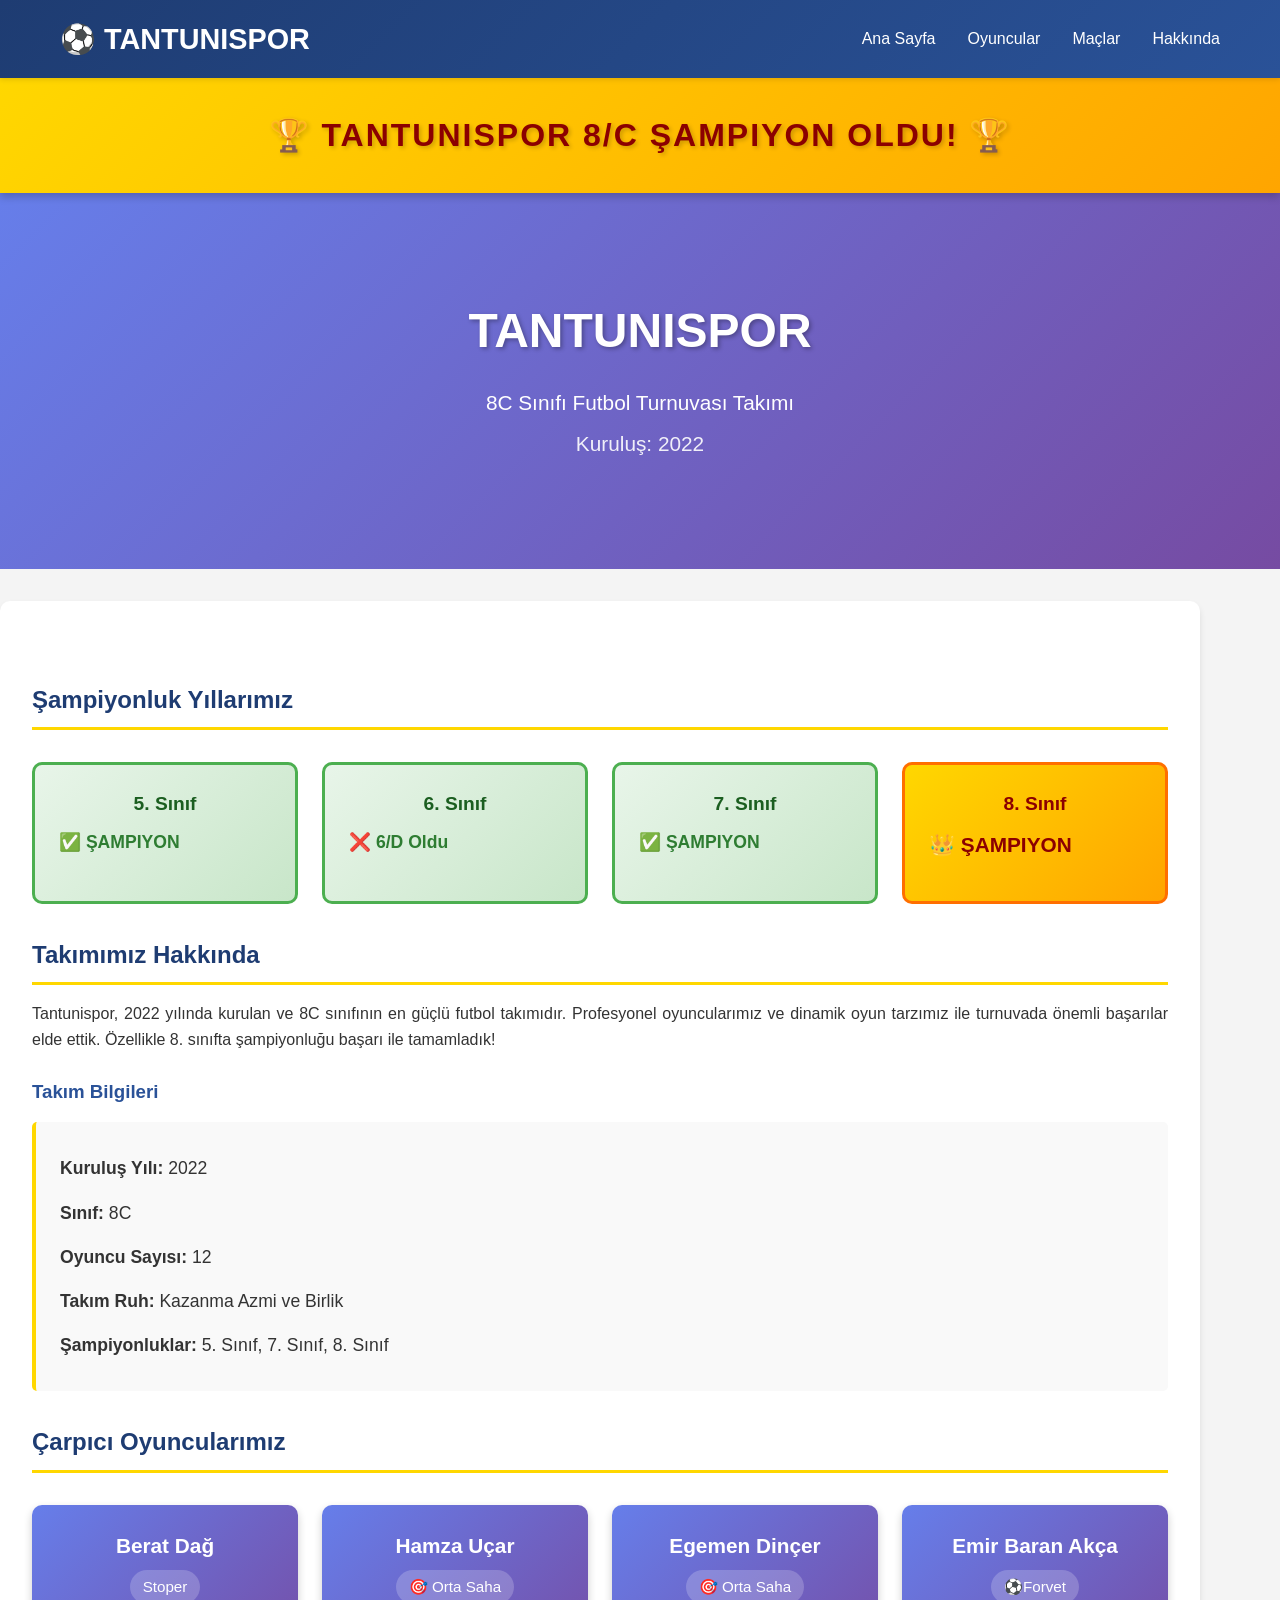
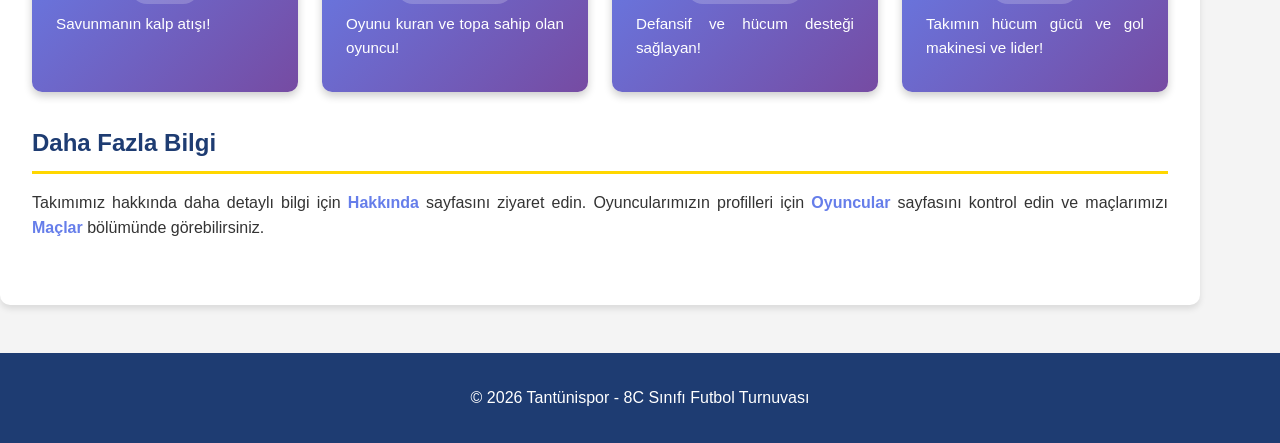
<file: index.html>
<!DOCTYPE html>
<html lang="tr">
<head>
    <meta charset="UTF-8">
    <meta name="viewport" content="width=device-width, initial-scale=1.0">
    <title>Tantunispor - Futbol Turnuvası</title>
    <link rel="stylesheet" href="style.css">
</head>
<body>
    <!-- Konfeti Konteyneri -->
    <div id="confetti-container"></div>

    <nav class="navbar">
        <div class="container">
            <h1 class="logo">⚽ TANTUNISPOR</h1>
            <ul class="nav-links">
                <li><a href="index.html">Ana Sayfa</a></li>
                <li><a href="oyuncular.html">Oyuncular</a></li>
                <li><a href="maclar.html">Maçlar</a></li>
                <li><a href="hakkinda.html">Hakkında</a></li>
            </ul>
        </div>
    </nav>

    <!-- Şampiyonluk Kutlama Banneri -->
    <section class="championship-banner">
        <div class="celebration-text">
            🏆 TANTUNISPOR 8/C ŞAMPIYON OLDU! 🏆
        </div>
    </section>

    <section class="hero">
        <div class="hero-content">
            <h1>TANTUNISPOR</h1>
            <p>8C Sınıfı Futbol Turnuvası Takımı</p>
            <p class="subtitle">Kuruluş: 2022</p>
        </div>
    </section>

    <section class="container content">
        <h2>Şampiyonluk Yıllarımız</h2>
        <div class="championship-years">
            <div class="year-card">
                <h4>5. Sınıf</h4>
                <p>✅ ŞAMPIYON</p>
            </div>
            <div class="year-card">
                <h4>6. Sınıf</h4>
                <p>❌ 6/D Oldu</p>
            </div>
            <div class="year-card">
                <h4>7. Sınıf</h4>
                <p>✅ ŞAMPIYON</p>
            </div>
            <div class="year-card champion">
                <h4>8. Sınıf</h4>
                <p>👑 ŞAMPIYON</p>
            </div>
        </div>

        <h2>Takımımız Hakkında</h2>
        <p>Tantunispor, 2022 yılında kurulan ve 8C sınıfının en güçlü futbol takımıdır. Profesyonel oyuncularımız ve dinamik oyun tarzımız ile turnuvada önemli başarılar elde ettik. Özellikle 8. sınıfta şampiyonluğu başarı ile tamamladık!</p>
        
        <h3>Takım Bilgileri</h3>
        <ul class="team-info">
            <li><strong>Kuruluş Yılı:</strong> 2022</li>
            <li><strong>Sınıf:</strong> 8C</li>
            <li><strong>Oyuncu Sayısı:</strong> 12</li>
            <li><strong>Takım Ruh:</strong> Kazanma Azmi ve Birlik</li>
            <li><strong>Şampiyonluklar:</strong> 5. Sınıf, 7. Sınıf, 8. Sınıf</li>
        </ul>

        <h2>Çarpıcı Oyuncularımız</h2>
        <div class="players-preview">
            <div class="player-card">
                <h4>Berat Dağ</h4>
                <p class="position">Stoper</p>
                <p>Savunmanın kalp atışı!</p>
            </div>
            <div class="player-card">
                <h4>Hamza Uçar</h4>
                <p class="position">🎯 Orta Saha</p>
                <p>Oyunu kuran ve topa sahip olan oyuncu!</p>
            </div>
            <div class="player-card">
                <h4>Egemen Dinçer</h4>
                <p class="position">🎯 Orta Saha</p>
                <p>Defansif ve hücum desteği sağlayan!</p>
            </div>
            <div class="player-card">
                <h4>Emir Baran Akça</h4>
                <p class="position">⚽Forvet</p>
                <p>Takımın hücum gücü ve gol makinesi ve lider!</p>
            </div>
        </div>

        <h2>Daha Fazla Bilgi</h2>
        <p>Takımımız hakkında daha detaylı bilgi için <a href="hakkinda.html">Hakkında</a> sayfasını ziyaret edin. Oyuncularımızın profilleri için <a href="oyuncular.html">Oyuncular</a> sayfasını kontrol edin ve maçlarımızı <a href="maclar.html">Maçlar</a> bölümünde görebilirsiniz.</p>
    </section>

    <footer class="footer">
        <p>&copy; 2026 Tantünispor - 8C Sınıfı Futbol Turnuvası</p>
    </footer>

    <script src="script.js"></script>
</body>
</html>
</file>
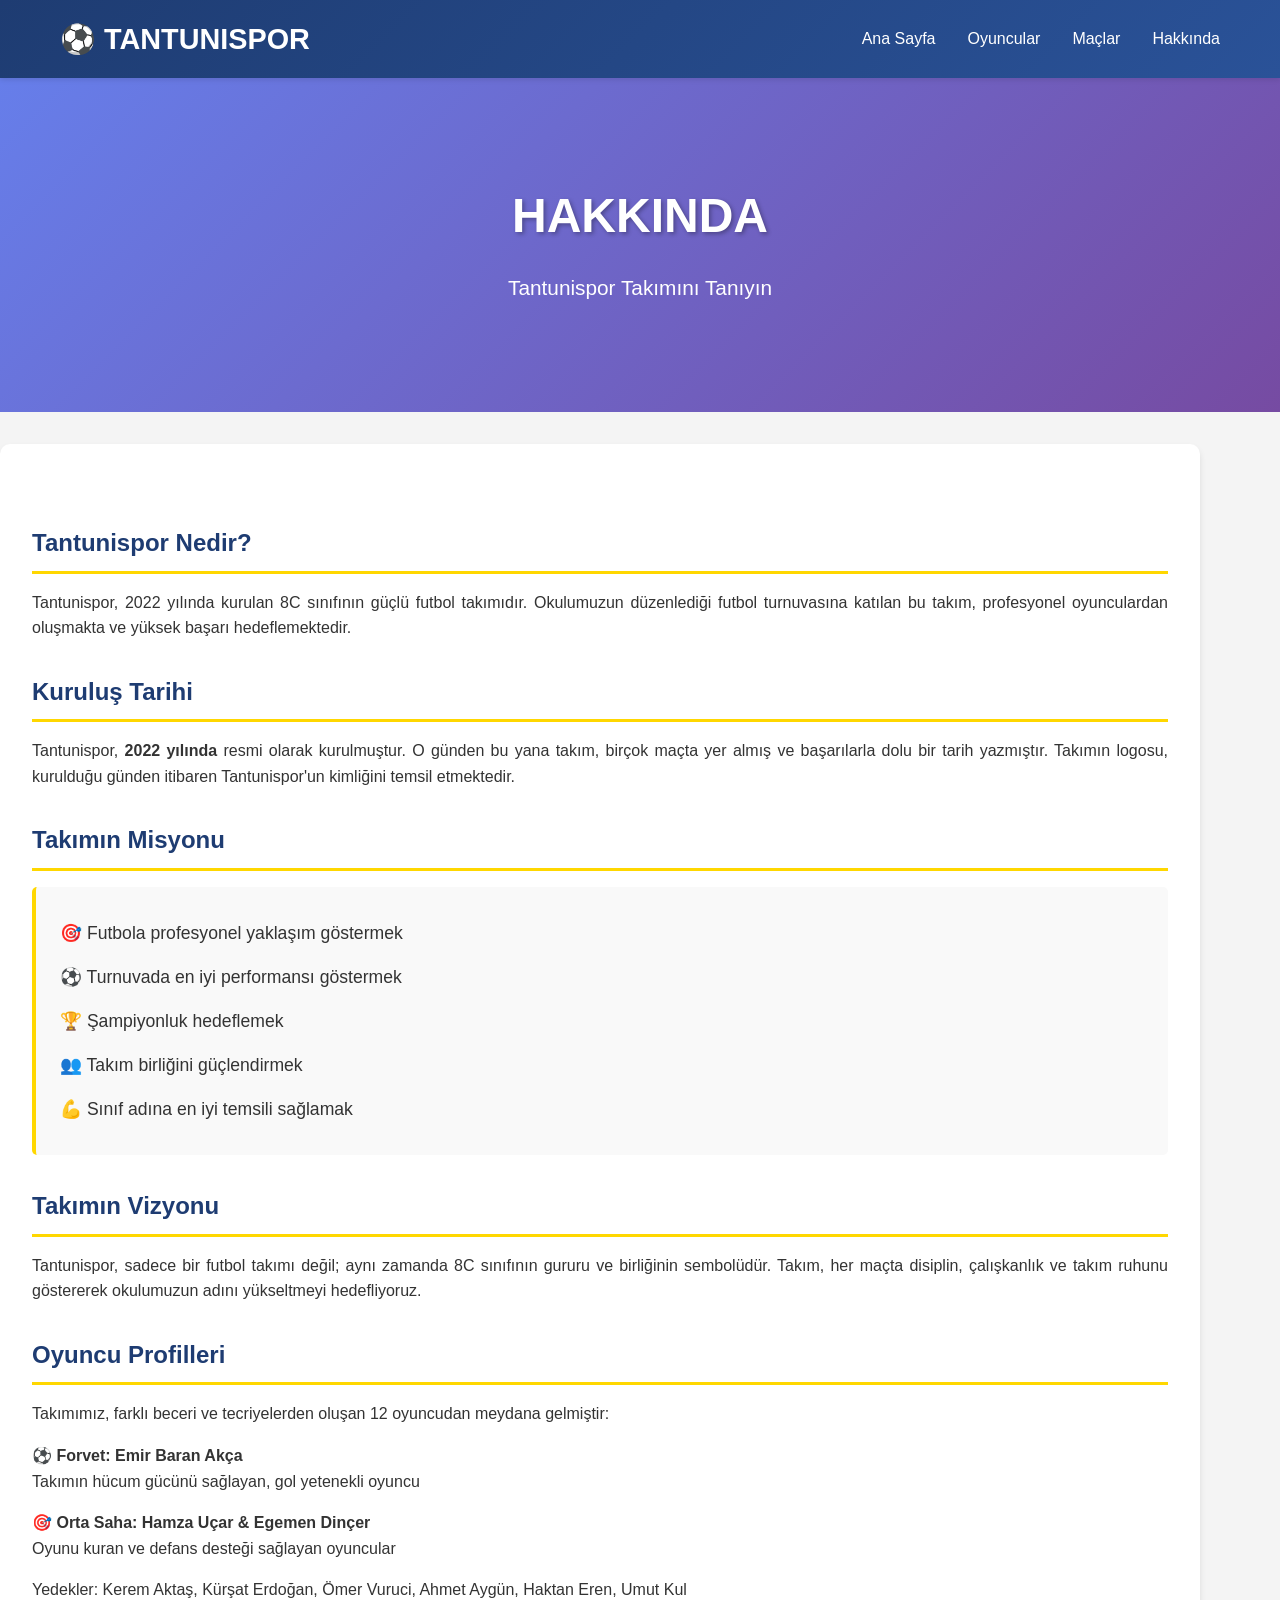
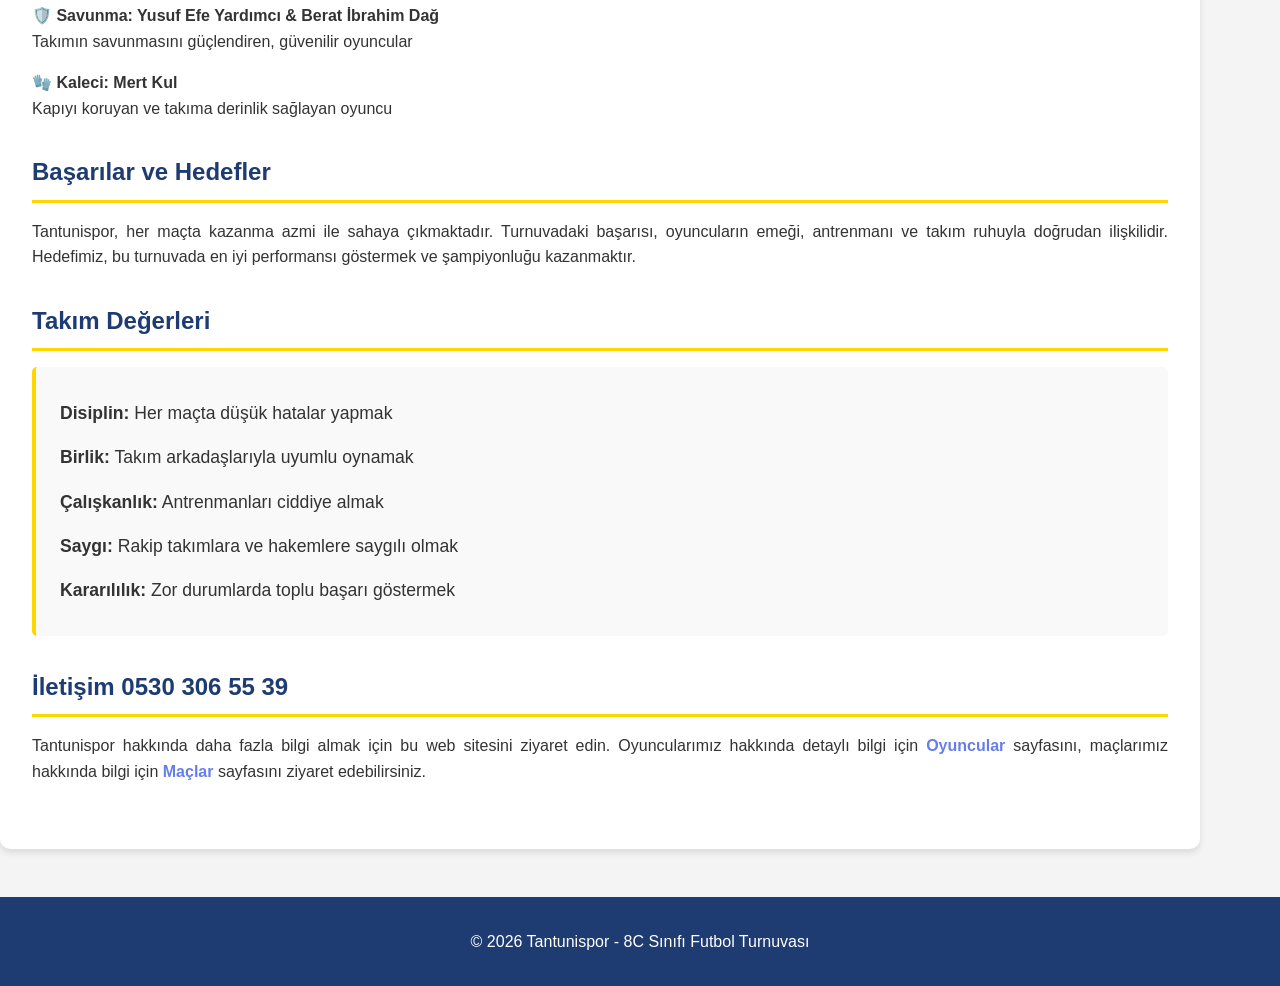
<file: hakkinda.html>
<!DOCTYPE html>
<html lang="tr">
<head>
    <meta charset="UTF-8">
    <meta name="viewport" content="width=device-width, initial-scale=1.0">
    <title>Hakkında - Tantunispor</title>
    <link rel="stylesheet" href="style.css">
</head>
<body>
    <nav class="navbar">
        <div class="container">
            <h1 class="logo">⚽ TANTUNISPOR</h1>
            <ul class="nav-links">
                <li><a href="index.html">Ana Sayfa</a></li>
                <li><a href="oyuncular.html">Oyuncular</a></li>
                <li><a href="maclar.html">Maçlar</a></li>
                <li><a href="hakkinda.html">Hakkında</a></li>
            </ul>
        </div>
    </nav>

    <section class="hero">
        <div class="hero-content">
            <h1>HAKKINDA</h1>
            <p>Tantunispor Takımını Tanıyın</p>
        </div>
    </section>

    <section class="container content">
        <h2>Tantunispor Nedir?</h2>
        <p>Tantunispor, 2022 yılında kurulan 8C sınıfının güçlü futbol takımıdır. Okulumuzun düzenlediği futbol turnuvasına katılan bu takım, profesyonel oyunculardan oluşmakta ve yüksek başarı hedeflemektedir.</p>

        <h2>Kuruluş Tarihi</h2>
        <p>Tantunispor, <strong>2022 yılında</strong> resmi olarak kurulmuştur. O günden bu yana takım, birçok maçta yer almış ve başarılarla dolu bir tarih yazmıştır. Takımın logosu, kurulduğu günden itibaren Tantunispor'un kimliğini temsil etmektedir.</p>

        <h2>Takımın Misyonu</h2>
        <ul class="team-info">
            <li>🎯 Futbola profesyonel yaklaşım göstermek</li>
            <li>⚽ Turnuvada en iyi performansı göstermek</li>
            <li>🏆 Şampiyonluk hedeflemek</li>
            <li>👥 Takım birliğini güçlendirmek</li>
            <li>💪 Sınıf adına en iyi temsili sağlamak</li>
        </ul>

        <h2>Takımın Vizyonu</h2>
        <p>Tantunispor, sadece bir futbol takımı değil; aynı zamanda 8C sınıfının gururu ve birliğinin sembolüdür. Takım, her maçta disiplin, çalışkanlık ve takım ruhunu göstererek okulumuzun adını yükseltmeyi hedefliyoruz.</p>

        <h2>Oyuncu Profilleri</h2>
        <p>Takımımız, farklı beceri ve tecriyelerden oluşan 12 oyuncudan meydana gelmiştir:</p>

        <div class="team-structure">
            <div class="structure-item">
                <h4>⚽ Forvet: Emir Baran Akça</h4>
                <p>Takımın hücum gücünü sağlayan, gol yetenekli oyuncu</p>
            </div>
            <div class="structure-item">
                <h4>🎯 Orta Saha: Hamza Uçar & Egemen Dinçer</h4>
                <p>Oyunu kuran ve defans desteği sağlayan oyuncular</p>
            </h4>Yedekler: Kerem Aktaş, Kürşat Erdoğan, Ömer Vuruci, Ahmet Aygün, Haktan Eren, Umut Kul
            <div class="structure-item">
                <h4>🛡️ Savunma: Yusuf Efe Yardımcı & Berat İbrahim Dağ</h4>
                <p>Takımın savunmasını güçlendiren, güvenilir oyuncular</p>
            </div>
            <div class="structure-item">
                <h4>🧤 Kaleci: Mert Kul</h4>
                <p>Kapıyı koruyan ve takıma derinlik sağlayan oyuncu</p>
            </div>
        </div>

        <h2>Başarılar ve Hedefler</h2>
        <p>Tantunispor, her maçta kazanma azmi ile sahaya çıkmaktadır. Turnuvadaki başarısı, oyuncuların emeği, antrenmanı ve takım ruhuyla doğrudan ilişkilidir. Hedefimiz, bu turnuvada en iyi performansı göstermek ve şampiyonluğu kazanmaktır.</p>

        <h2>Takım Değerleri</h2>
        <ul class="team-info">
            <li><strong>Disiplin:</strong> Her maçta düşük hatalar yapmak</li>
            <li><strong>Birlik:</strong> Takım arkadaşlarıyla uyumlu oynamak</li>
            <li><strong>Çalışkanlık:</strong> Antrenmanları ciddiye almak</li>
            <li><strong>Saygı:</strong> Rakip takımlara ve hakemlere saygılı olmak</li>
            <li><strong>Kararılılık:</strong> Zor durumlarda toplu başarı göstermek</li>
        </ul>

        <h2>İletişim 0530 306 55 39</h2>
        <p>Tantunispor hakkında daha fazla bilgi almak için bu web sitesini ziyaret edin. Oyuncularımız hakkında detaylı bilgi için <a href="oyuncular.html">Oyuncular</a> sayfasını, maçlarımız hakkında bilgi için <a href="maclar.html">Maçlar</a> sayfasını ziyaret edebilirsiniz.</p>
    </section>

    <footer class="footer">
        <p>&copy; 2026 Tantunispor - 8C Sınıfı Futbol Turnuvası</p>
    </footer>

    <script src="script.js"></script>
</body>
</html>
</file>
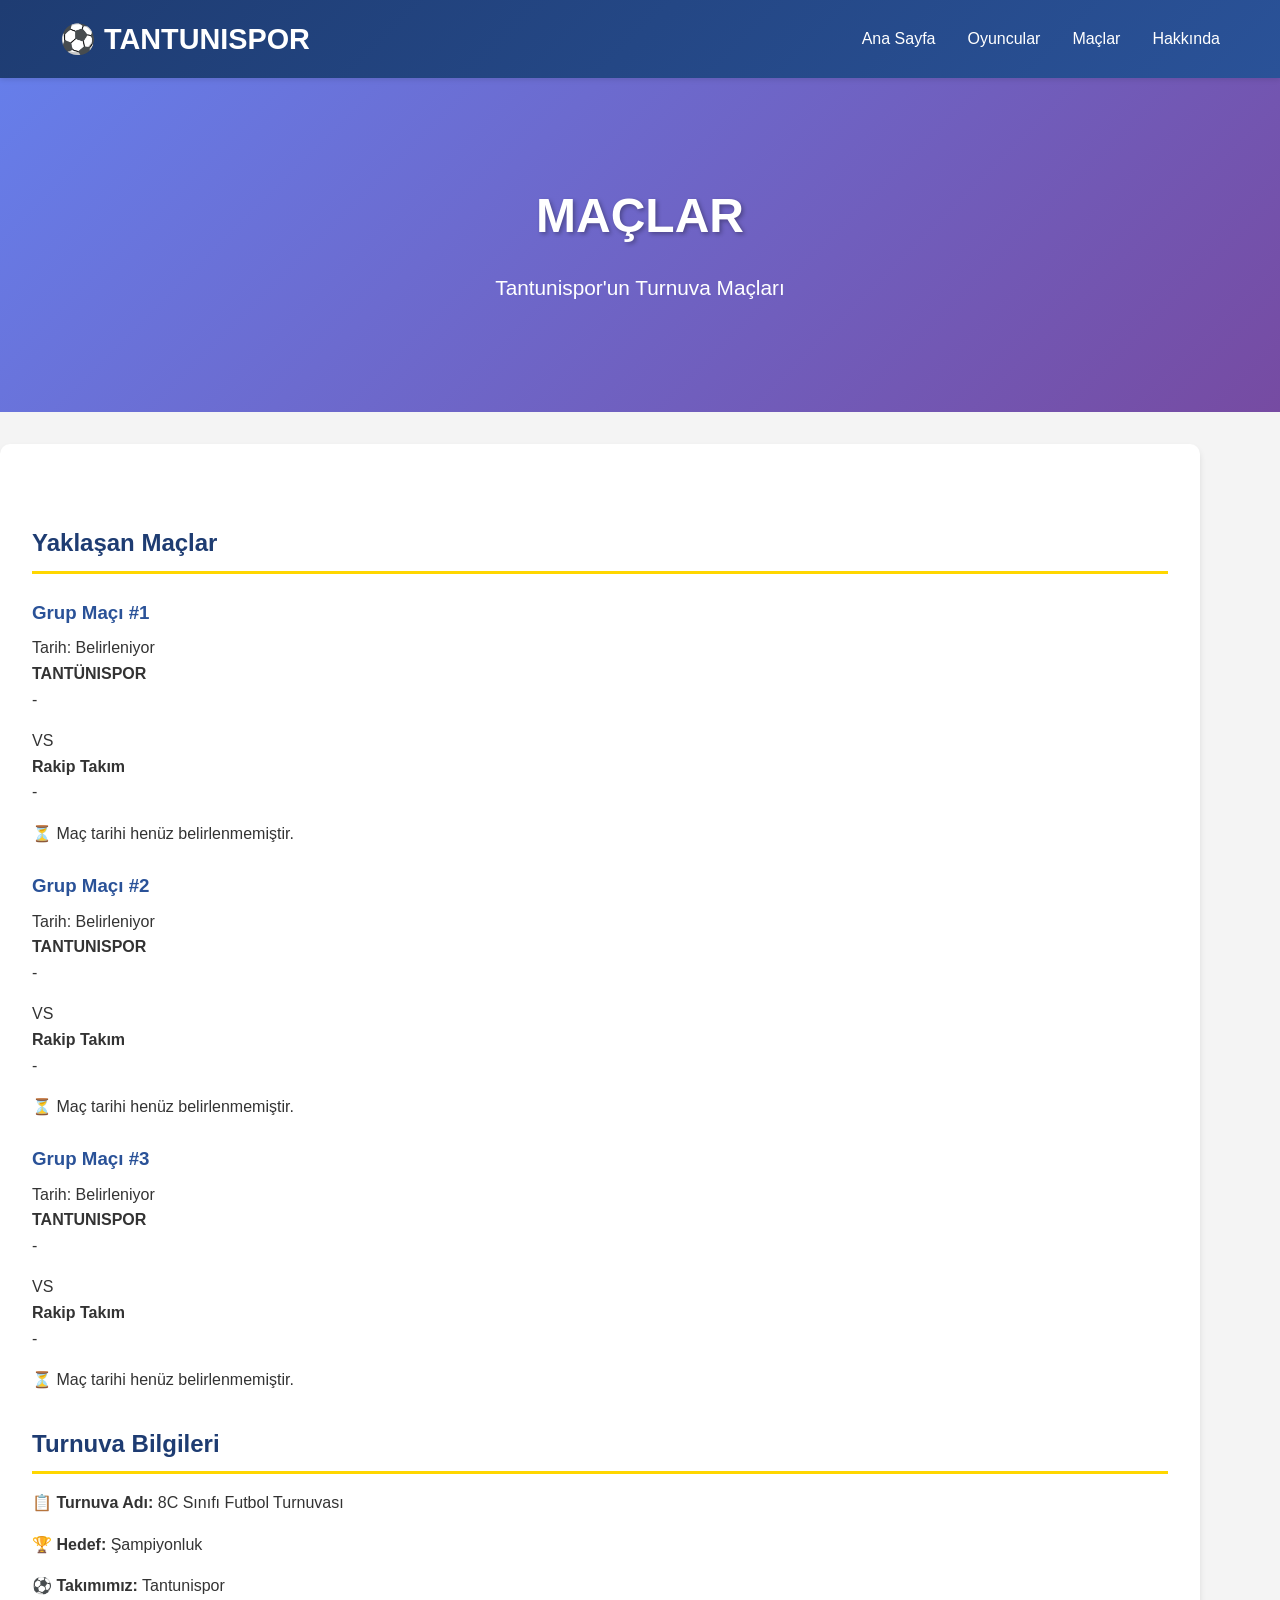
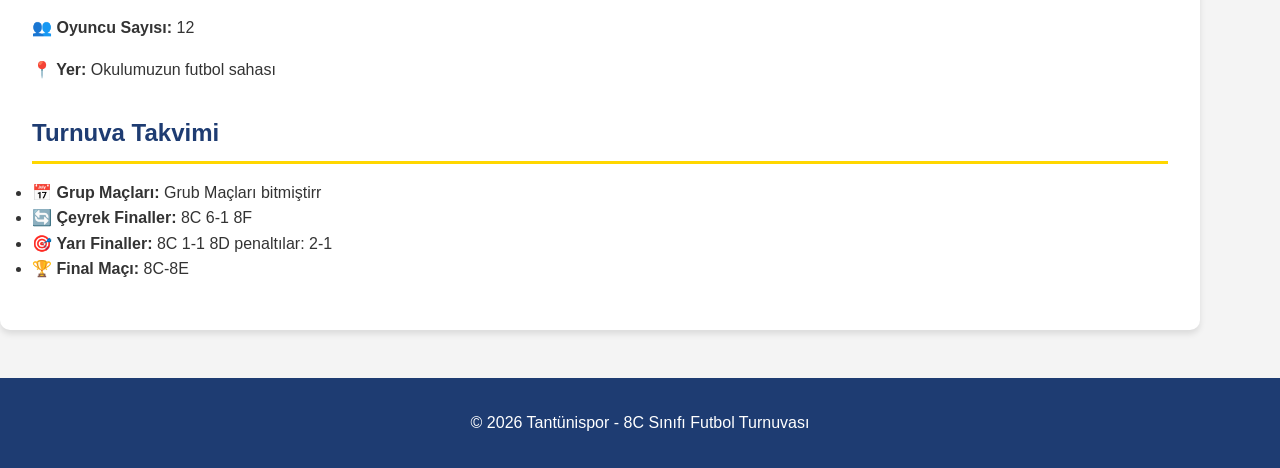
<file: maclar.html>
<!DOCTYPE html>
<html lang="tr">
<head>
    <meta charset="UTF-8">
    <meta name="viewport" content="width=device-width, initial-scale=1.0">
    <title>Maçlar - Tantunispor</title>
    <link rel="stylesheet" href="style.css">
</head>
<body>
    <nav class="navbar">
        <div class="container">
            <h1 class="logo">⚽ TANTUNISPOR</h1>
            <ul class="nav-links">
                <li><a href="index.html">Ana Sayfa</a></li>
                <li><a href="oyuncular.html">Oyuncular</a></li>
                <li><a href="maclar.html">Maçlar</a></li>
                <li><a href="hakkinda.html">Hakkında</a></li>
            </ul>
        </div>
    </nav>

    <section class="hero">
        <div class="hero-content">
            <h1>MAÇLAR</h1>
            <p>Tantunispor'un Turnuva Maçları</p>
        </div>
    </section>

    <section class="container content">
        <h2>Yaklaşan Maçlar</h2>
        <div class="matches-list">
            <div class="match-card">
                <div class="match-header">
                    <h3>Grup Maçı #1</h3>
                    <span class="match-date">Tarih: Belirleniyor</span>
                </div>
                <div class="match-content">
                    <div class="team">
                        <h4>TANTÜNISPOR</h4>
                        <p class="team-score">-</p>
                    </div>
                    <div class="vs">VS</div>
                    <div class="team">
                        <h4>Rakip Takım</h4>
                        <p class="team-score">-</p>
                    </div>
                </div>
                <p class="match-status">⏳ Maç tarihi henüz belirlenmemiştir.</p>
            </div>

            <div class="match-card">
                <div class="match-header">
                    <h3>Grup Maçı #2</h3>
                    <span class="match-date">Tarih: Belirleniyor</span>
                </div>
                <div class="match-content">
                    <div class="team">
                        <h4>TANTUNISPOR</h4>
                        <p class="team-score">-</p>
                    </div>
                    <div class="vs">VS</div>
                    <div class="team">
                        <h4>Rakip Takım</h4>
                        <p class="team-score">-</p>
                    </div>
                </div>
                <p class="match-status">⏳ Maç tarihi henüz belirlenmemiştir.</p>
            </div>

            <div class="match-card">
                <div class="match-header">
                    <h3>Grup Maçı #3</h3>
                    <span class="match-date">Tarih: Belirleniyor</span>
                </div>
                <div class="match-content">
                    <div class="team">
                        <h4>TANTUNISPOR</h4>
                        <p class="team-score">-</p>
                    </div>
                    <div class="vs">VS</div>
                    <div class="team">
                        <h4>Rakip Takım</h4>
                        <p class="team-score">-</p>
                    </div>
                </div>
                <p class="match-status">⏳ Maç tarihi henüz belirlenmemiştir.</p>
            </div>
        </div>

        <h2>Turnuva Bilgileri</h2>
        <div class="tournament-info">
            <p><strong>📋 Turnuva Adı:</strong> 8C Sınıfı Futbol Turnuvası</p>
            <p><strong>🏆 Hedef:</strong> Şampiyonluk</p>
            <p><strong>⚽ Takımımız:</strong> Tantunispor</p>
            <p><strong>👥 Oyuncu Sayısı:</strong> 12</p>
            <p><strong>📍 Yer:</strong> Okulumuzun futbol sahası</p>
        </div>

        <h2>Turnuva Takvimi</h2>
        <ul class="tournament-calendar">
            <li>📅 <strong>Grup Maçları:</strong> Grub Maçları bitmiştirr</li>
            <li>🔄 <strong>Çeyrek Finaller:</strong> 8C 6-1 8F</li>
            <li>🎯 <strong>Yarı Finaller:</strong> 8C 1-1 8D
                                                penaltılar: 2-1
            <li>🏆 <strong>Final Maçı:</strong> 8C-8E</li>
        </ul>
    </section>

    <footer class="footer">
        <p>&copy; 2026 Tantünispor - 8C Sınıfı Futbol Turnuvası</p>
    </footer>

    <script src="script.js"></script>
</body>
</html>
</file>
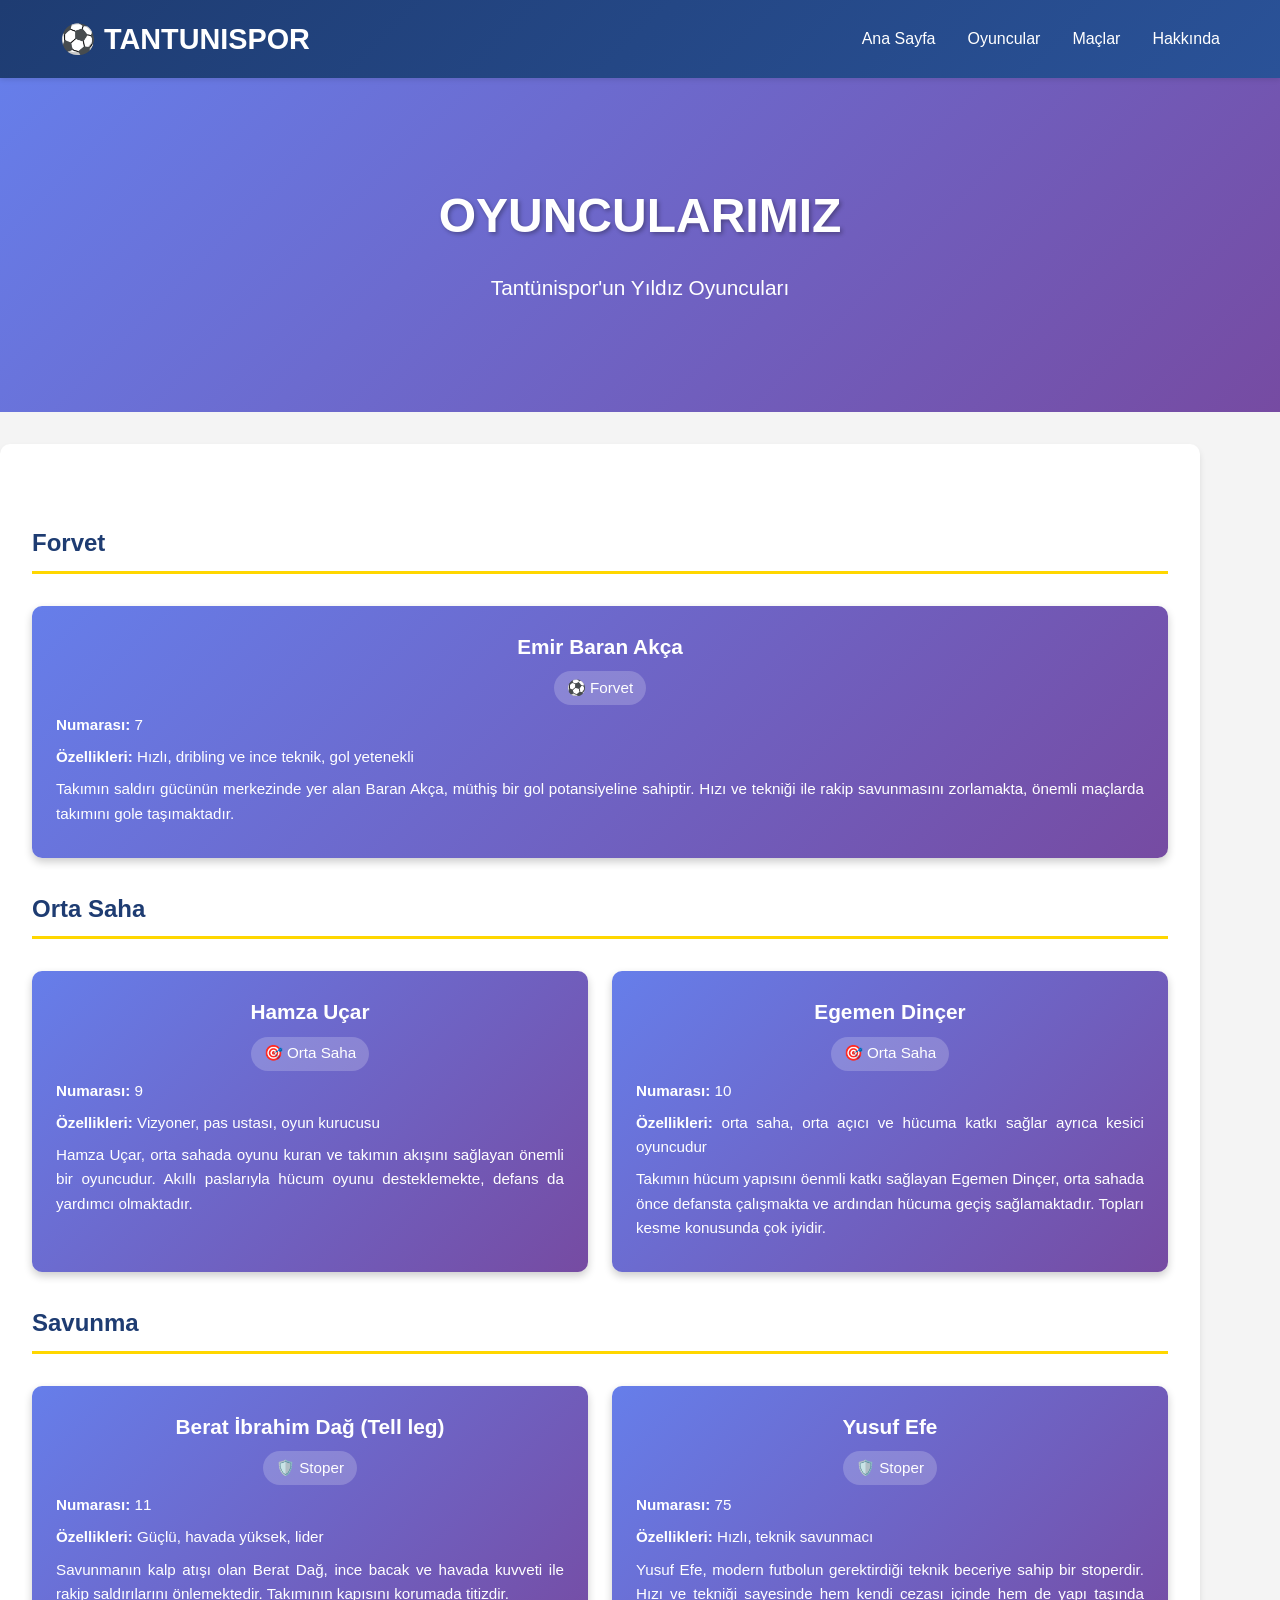
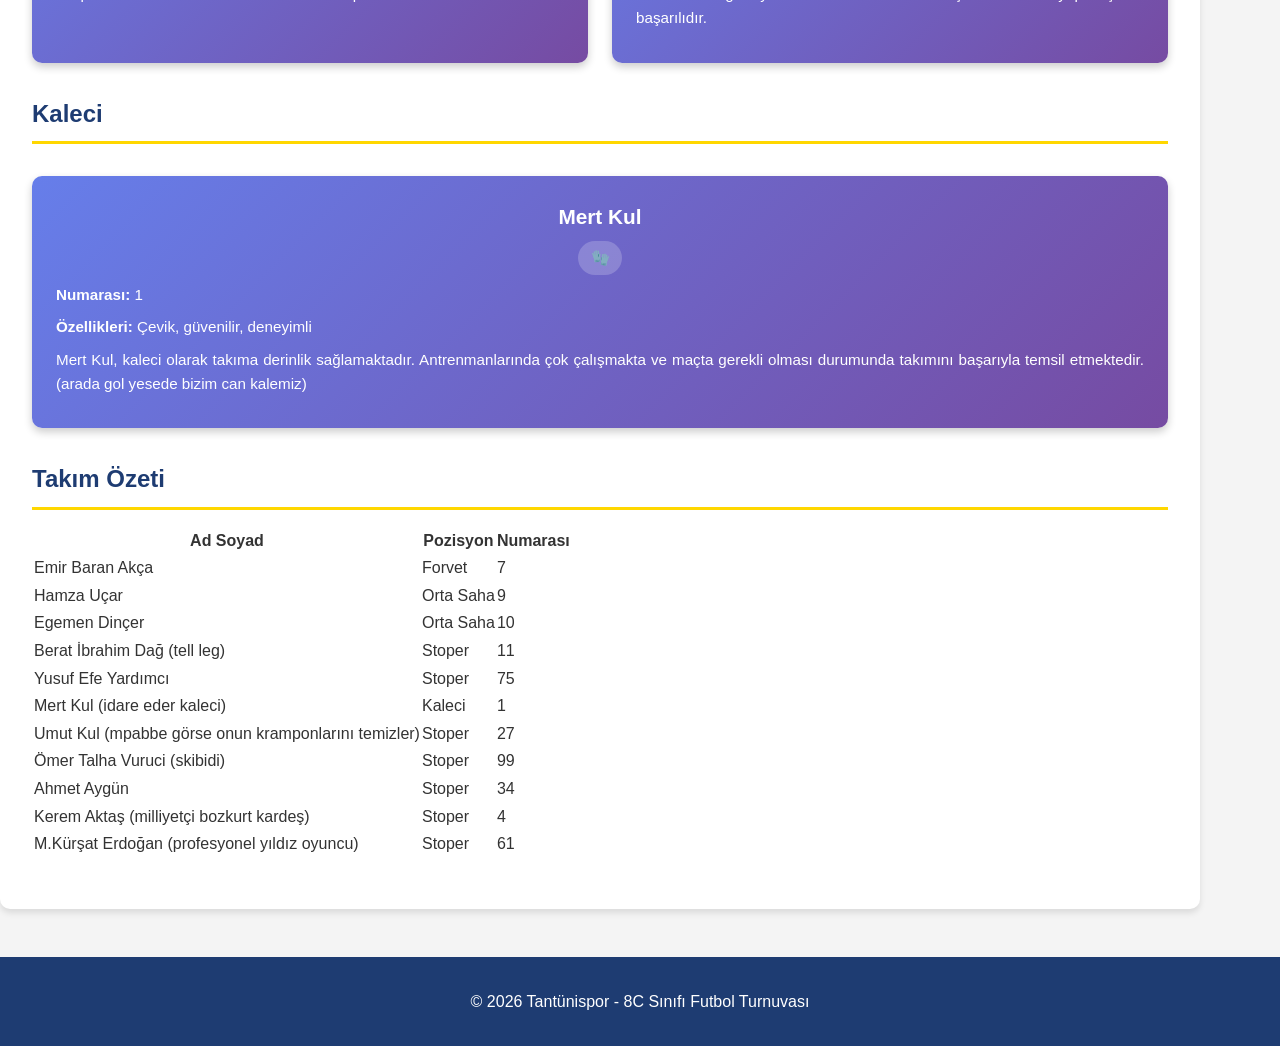
<file: oyuncular.html>
<!DOCTYPE html>
<html lang="tr">
<head>
    <meta charset="UTF-8">
    <meta name="viewport" content="width=device-width, initial-scale=1.0">
    <title>Oyuncular - Tantunispor</title>
    <link rel="stylesheet" href="style.css">
</head>
<body>
    <nav class="navbar">
        <div class="container">
            <h1 class="logo">⚽ TANTUNISPOR</h1>
            <ul class="nav-links">
                <li><a href="index.html">Ana Sayfa</a></li>
                <li><a href="oyuncular.html">Oyuncular</a></li>
                <li><a href="maclar.html">Maçlar</a></li>
                <li><a href="hakkinda.html">Hakkında</a></li>
            </ul>
        </div>
    </nav>

    <section class="hero">
        <div class="hero-content">
            <h1>OYUNCULARIMIZ</h1>
            <p>Tantünispor'un Yıldız Oyuncuları</p>
        </div>
    </section>

    <section class="container content">
        <h2>Forvet</h2>
        <div class="players-preview">
            <div class="player-card">
                <h4>Emir Baran Akça</h4>
                <p class="position">⚽ Forvet</p>
                <p><strong>Numarası:</strong> 7</p>
                <p><strong>Özellikleri:</strong> Hızlı, dribling ve ince teknik, gol yetenekli</p>
                <p>Takımın saldırı gücünün merkezinde yer alan Baran Akça, müthiş bir gol potansiyeline sahiptir. Hızı ve tekniği ile rakip savunmasını zorlamakta, önemli maçlarda takımını gole taşımaktadır.</p>
            </div>
        </div>

        <h2>Orta Saha</h2>
        <div class="players-preview">
            <div class="player-card">
                <h4>Hamza Uçar</h4>
                <p class="position">🎯 Orta Saha</p>
                <p><strong>Numarası:</strong> 9</p>
                <p><strong>Özellikleri:</strong> Vizyoner, pas ustası, oyun kurucusu</p>
                <p>Hamza Uçar, orta sahada oyunu kuran ve takımın akışını sağlayan önemli bir oyuncudur. Akıllı paslarıyla hücum oyunu desteklemekte, defans da yardımcı olmaktadır.</p>
            </div>
            <div class="player-card">
                <h4>Egemen Dinçer</h4>
                <p class="position">🎯 Orta Saha</p>
                <p><strong>Numarası:</strong> 10</p>
                <p><strong>Özellikleri:</strong> orta saha, orta açıcı ve hücuma katkı sağlar ayrıca kesici oyuncudur</p>
                <p>Takımın hücum yapısını öenmli katkı sağlayan Egemen Dinçer, orta sahada önce defansta çalışmakta ve ardından hücuma geçiş sağlamaktadır. Topları kesme konusunda çok iyidir.</p>
            </div>
        </div>

        <h2>Savunma</h2>
        <div class="players-preview">
            <div class="player-card">
                <h4>Berat İbrahim Dağ (Tell leg)</h4>
                <p class="position">🛡️ Stoper</p>
                <p><strong>Numarası:</strong> 11</p>
                <p><strong>Özellikleri:</strong> Güçlü, havada yüksek, lider</p>
                <p>Savunmanın kalp atışı olan Berat Dağ, ince bacak ve havada kuvveti ile rakip saldırılarını önlemektedir. Takımının kapısını korumada titizdir.</p>
            </div>
            <div class="player-card">
                <h4>Yusuf Efe</h4>
                <p class="position">🛡️ Stoper</p>
                <p><strong>Numarası:</strong> 75</p>
                <p><strong>Özellikleri:</strong> Hızlı, teknik savunmacı</p>
                <p>Yusuf Efe, modern futbolun gerektirdiği teknik beceriye sahip bir stoperdir. Hızı ve tekniği sayesinde hem kendi cezası içinde hem de yapı taşında başarılıdır.</p>
            </div>
        </div>

        <h2>Kaleci</h2>
        <div class="players-preview">
            <div class="player-card">
                <h4>Mert Kul</h4>
                <p class="position">🧤 </p>
                <p><strong>Numarası:</strong> 1</p>
                <p><strong>Özellikleri:</strong> Çevik, güvenilir, deneyimli</p>
                <p>Mert Kul, kaleci olarak takıma derinlik sağlamaktadır. Antrenmanlarında çok çalışmakta ve maçta gerekli olması durumunda takımını başarıyla temsil etmektedir. (arada gol yesede bizim can kalemiz)</p>
            </div>
        </div>

        <h2>Takım Özeti</h2>
        <table class="team-table">
            <tr>
                <th>Ad Soyad</th>
                <th>Pozisyon</th>
                <th>Numarası</th>
            </tr>
            <tr>
                <td>Emir Baran Akça</td>
                <td>Forvet</td>
                <td>7</td>
            </tr>
            <tr>
                <td>Hamza Uçar</td>
                <td>Orta Saha</td>
                <td>9</td>
            </tr>
            <tr>
                <td>Egemen Dinçer</td>
                <td>Orta Saha</td>
                <td>10</td>
            </tr>
            <tr>
                <td>Berat İbrahim Dağ (tell leg)</td>
                <td>Stoper</td>
                <td>11</td>
            </tr>
            <tr>
                <td>Yusuf Efe Yardımcı</td>
                <td>Stoper</td>
                <td>75</td>
            </tr>
            <tr>
                <td>Mert Kul (idare eder kaleci)</td>
                <td>Kaleci</td>
                <td>1</td>
            </tr>
            <tr>  
                <td>Umut Kul (mpabbe görse onun kramponlarını temizler)</td>
                <td>Stoper</td>
                <td>27</td>
            </tr>
            <tr>  
                <td>Ömer Talha Vuruci (skibidi)</td>
                <td>Stoper</td>
                <td>99</td>
            </tr>
            <tr>  
                <td>Ahmet Aygün</td>
                <td>Stoper</td>
                <td>34</td>
            </tr>
            <tr>     
                <td>Kerem Aktaş (milliyetçi bozkurt kardeş)</td>
                <td>Stoper</td>
                <td>4</td>
            </tr>
            <tr> 
                <td>M.Kürşat Erdoğan (profesyonel yıldız oyuncu)</td>
                <td>Stoper</td>
                <td>61</td>
            </tr>
            <tr> 
             
            </tr>
        </table>
    </section>

    <footer class="footer">
        <p>&copy; 2026 Tantünispor - 8C Sınıfı Futbol Turnuvası</p>
    </footer>

    <script src="script.js"></script>
</body>
</html>
</file>
<file: style.css>
* {
    margin: 0;
    padding: 0;
    box-sizing: border-box;
}

body {
    font-family: 'Arial', sans-serif;
    line-height: 1.6;
    color: #333;
    background-color: #f4f4f4;
}

.container {
    max-width: 1200px;
    margin: 0 auto;
    padding: 0 20px;
}

/* Navbar */
.navbar {
    background: linear-gradient(135deg, #1e3c72 0%, #2a5298 100%);
    padding: 1rem 0;
    position: sticky;
    top: 0;
    z-index: 100;
    box-shadow: 0 2px 5px rgba(0,0,0,0.1);
}

.navbar .container {
    display: flex;
    justify-content: space-between;
    align-items: center;
}

.logo {
    color: #fff;
    font-size: 1.8rem;
    font-weight: bold;
}

.nav-links {
    list-style: none;
    display: flex;
    gap: 2rem;
}

.nav-links a {
    color: #fff;
    text-decoration: none;
    font-weight: 500;
    transition: 0.3s;
}

.nav-links a:hover {
    color: #ffd700;
    text-decoration: underline;
}

/* Şampiyonluk Banner */
.championship-banner {
    background: linear-gradient(135deg, #FFD700 0%, #FFA500 100%);
    padding: 2rem;
    text-align: center;
    box-shadow: 0 4px 8px rgba(0,0,0,0.2);
    position: relative;
    overflow: hidden;
}

.celebration-text {
    font-size: 2rem;
    font-weight: bold;
    color: #8B0000;
    text-shadow: 2px 2px 4px rgba(0,0,0,0.2);
    animation: pulse 1.5s infinite;
    letter-spacing: 2px;
}

@keyframes pulse {
    0%, 100% {
        transform: scale(1);
    }
    50% {
        transform: scale(1.05);
    }
}

/* Konfeti Container */
#confetti-container {
    position: fixed;
    top: 0;
    left: 0;
    width: 100%;
    height: 100%;
    pointer-events: none;
    z-index: 1000;
}

.confetti {
    position: absolute;
    width: 10px;
    height: 10px;
    background: linear-gradient(45deg, #FFD700, #FFA500);
    pointer-events: none;
}

/* Hero Section */
.hero {
    background: linear-gradient(135deg, #667eea 0%, #764ba2 100%);
    color: white;
    padding: 100px 20px;
    text-align: center;
}

.hero-content h1 {
    font-size: 3rem;
    margin-bottom: 1rem;
    text-shadow: 2px 2px 4px rgba(0,0,0,0.3);
}

.hero-content p {
    font-size: 1.3rem;
    margin-bottom: 0.5rem;
}

.subtitle {
    font-size: 1rem;
    opacity: 0.9;
}

/* Content Section */
.content {
    background: white;
    padding: 3rem 2rem;
    margin: 2rem 0;
    border-radius: 10px;
    box-shadow: 0 4px 6px rgba(0,0,0,0.1);
}

.content h2 {
    color: #1e3c72;
    margin-top: 2rem;
    margin-bottom: 1rem;
    border-bottom: 3px solid #ffd700;
    padding-bottom: 0.5rem;
}

.content h3 {
    color: #2a5298;
    margin-top: 1.5rem;
    margin-bottom: 0.5rem;
}

.content p {
    margin-bottom: 1rem;
    text-align: justify;
}

.content a {
    color: #667eea;
    text-decoration: none;
    font-weight: bold;
}

.content a:hover {
    text-decoration: underline;
}

/* Şampiyonluk Yılları */
.championship-years {
    display: grid;
    grid-template-columns: repeat(auto-fit, minmax(150px, 1fr));
    gap: 1.5rem;
    margin: 2rem 0;
}

.year-card {
    background: linear-gradient(135deg, #E8F5E9 0%, #C8E6C9 100%);
    border: 3px solid #4CAF50;
    padding: 1.5rem;
    border-radius: 10px;
    text-align: center;
    transition: transform 0.3s, box-shadow 0.3s;
    font-weight: bold;
}

.year-card:hover {
    transform: translateY(-5px);
    box-shadow: 0 8px 16px rgba(0,0,0,0.2);
}

.year-card h4 {
    font-size: 1.2rem;
    color: #1b5e20;
    margin-bottom: 0.5rem;
}

.year-card p {
    font-size: 1.1rem;
    color: #2e7d32;
}

.year-card.champion {
    background: linear-gradient(135deg, #FFD700 0%, #FFA500 100%);
    border: 3px solid #FF6F00;
    animation: bounce 2s infinite;
}

.year-card.champion h4 {
    color: #8B0000;
}

.year-card.champion p {
    color: #8B0000;
    font-size: 1.3rem;
}

@keyframes bounce {
    0%, 100% {
        transform: translateY(0);
    }
    50% {
        transform: translateY(-10px);
    }
}

/* Team Info List */
.team-info {
    list-style: none;
    background: #f9f9f9;
    padding: 1.5rem;
    border-left: 4px solid #ffd700;
    border-radius: 5px;
    margin: 1rem 0;
}

.team-info li {
    padding: 0.5rem 0;
    font-size: 1.1rem;
}

/* Players Preview */
.players-preview {
    display: grid;
    grid-template-columns: repeat(auto-fit, minmax(250px, 1fr));
    gap: 1.5rem;
    margin: 2rem 0;
}

.player-card {
    background: linear-gradient(135deg, #667eea 0%, #764ba2 100%);
    color: white;
    padding: 1.5rem;
    border-radius: 10px;
    text-align: center;
    box-shadow: 0 4px 8px rgba(0,0,0,0.2);
    transition: transform 0.3s, box-shadow 0.3s;
}

.player-card:hover {
    transform: translateY(-5px);
    box-shadow: 0 8px 16px rgba(0,0,0,0.3);
}

.player-card h4 {
    font-size: 1.3rem;
    margin-bottom: 0.5rem;
}

.position {
    font-size: 0.9rem;
    background: rgba(255,255,255,0.2);
    padding: 0.3rem 0.8rem;
    border-radius: 20px;
    display: inline-block;
    margin-bottom: 0.5rem;
}

.player-card p {
    font-size: 0.95rem;
    margin-bottom: 0.5rem;
}

/* Footer */
.footer {
    background: #1e3c72;
    color: white;
    text-align: center;
    padding: 2rem;
    margin-top: 3rem;
}

/* Responsive */
@media (max-width: 768px) {
    .nav-links {
        flex-direction: column;
        gap: 1rem;
    }

    .hero-content h1 {
        font-size: 2rem;
    }

    .players-preview {
        grid-template-columns: 1fr;
    }

    .celebration-text {
        font-size: 1.5rem;
    }

    .championship-years {
        grid-template-columns: repeat(2, 1fr);
    }
}
</file>
